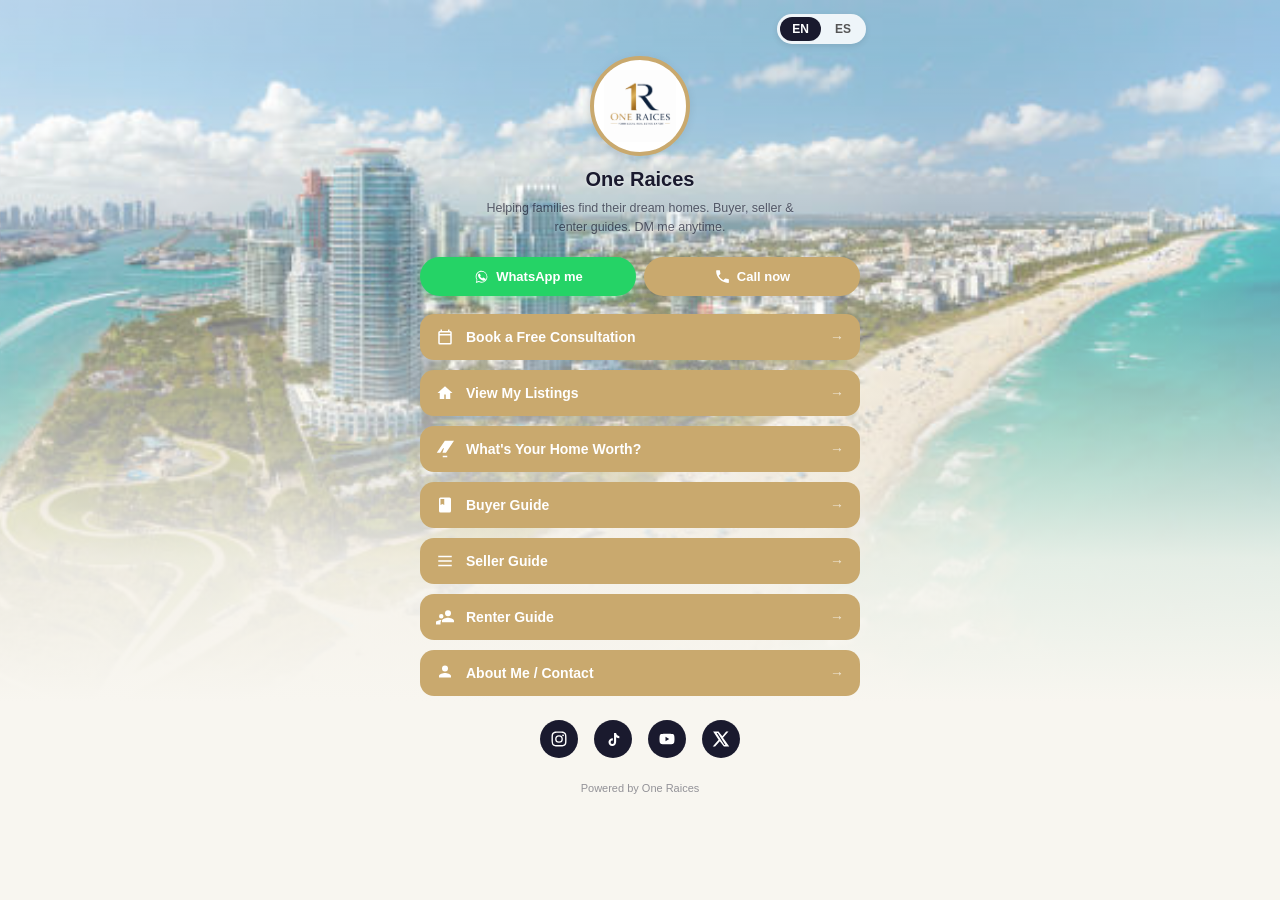
<file: index.html>
<!DOCTYPE html>
<html lang="en">
<head>
<meta charset="UTF-8">
<meta name="viewport" content="width=device-width, initial-scale=1.0">
<title>One Raices | Your Real Estate Link</title>
<meta name="description" content="One Raices — book a consultation, view listings, get buyer/seller guides, and connect on WhatsApp or by phone.">

<!-- ====================================================================
  EDITING GUIDE — search for "EDIT ME" comments to find every place
  you'll want to personalize: phone numbers, links, profile info, colors.
==================================================================== -->

<style>
  :root {
    --banner: #1a1a2e;
    --btn: #C9A96E;
    --ring: #C9A96E;
    --bg: #f8f6f0;
    --text: #1a1a2e;
  }
  * { box-sizing: border-box; margin: 0; padding: 0; }
  html { background: var(--bg); }
  body {
    font-family: 'Helvetica Neue', Arial, sans-serif;
    color: var(--text);
    min-height: 100vh;
    display: flex;
    justify-content: center;
    transition: color .3s;
    position: relative;
  }

  /* Florida beach photo background */
  .beach-bg {
    position: fixed; inset: 0; z-index: 0; overflow: hidden;
  }
  .beach-bg img {
    width: 100%; height: 100%; object-fit: cover; object-position: center 65%;
    animation: slowZoom 30s ease-in-out infinite alternate;
  }
  .beach-bg::after {
    content: ""; position: absolute; inset: 0;
    background: linear-gradient(to bottom, rgba(255,255,255,.55) 0%, rgba(255,255,255,.35) 30%, rgba(248,246,240,.92) 62%, var(--bg) 78%);
  }
  @keyframes slowZoom {
    0% { transform: scale(1); }
    100% { transform: scale(1.08); }
  }
  @media (prefers-reduced-motion: reduce) {
    .beach-bg img { animation: none; }
  }
  .page-wrap { width: 100%; max-width: 480px; min-height: 100vh; position: relative; padding-bottom: 90px; z-index: 1; }

  /* Language toggle */
  .lang-toggle {
    position: absolute; top: 14px; right: 14px; z-index: 10;
    display: flex; background: rgba(255,255,255,.85); border-radius: 999px; padding: 3px; gap: 2px;
    box-shadow: 0 2px 6px rgba(0,0,0,.1);
  }
  .lang-opt { padding: 5px 12px; border-radius: 999px; font-size: 12px; font-weight: 600; cursor: pointer; border: none; background: transparent; color: #555; }
  .lang-opt.active { background: var(--banner); color: #fff; }

  /* Banner + profile */
  .banner { height: 110px; background: var(--banner); position: relative; }
  .profile-block {
    display: flex; flex-direction: column; align-items: center; margin-top: 0; padding: 56px 20px 16px;
  }
  .profile-name, .profile-bio {
    text-shadow: 0 1px 3px rgba(255,255,255,.6);
  }
  .avatar {
    width: 100px; height: 100px; border-radius: 50%; border: 4px solid var(--ring);
    background: #ffffff; display: flex; align-items: center; justify-content: center;
    font-size: 30px; font-weight: 600; color: var(--text); overflow: hidden;
    box-shadow: 0 2px 10px rgba(0,0,0,.08);
  }
  .avatar img { width: 78%; height: 78%; object-fit: contain; }
  .profile-name { font-size: 20px; font-weight: 700; margin-top: 12px; text-align: center; }
  .profile-tagline { font-size: 13px; opacity: .75; margin-top: 4px; text-align: center; }
  .profile-bio { font-size: 12.5px; opacity: .65; margin-top: 8px; text-align: center; max-width: 320px; line-height: 1.5; }

  /* Contact bar (WhatsApp + Call) */
  .contact-bar { display: flex; gap: 8px; padding: 4px 20px 4px; }
  .contact-btn {
    flex: 1; display: flex; align-items: center; justify-content: center; gap: 6px;
    padding: 11px 14px; border-radius: 999px; color: #fff; font-size: 13px; font-weight: 600;
    text-decoration: none; transition: transform .12s, opacity .12s;
  }
  .contact-btn:hover { transform: translateY(-1px); opacity: .92; }
  .contact-btn.whatsapp { background: #25D366; box-shadow: 0 3px 10px rgba(37,211,102,.35); }
  .contact-btn.call { background: var(--btn); box-shadow: 0 3px 10px rgba(0,0,0,.12); }
  .contact-btn svg { width: 17px; height: 17px; fill: #fff; }

  /* Links */
  .links-section { padding: 14px 20px 6px; display: flex; flex-direction: column; gap: 10px; }
  .link-btn {
    display: flex; align-items: center; gap: 12px; padding: 14px 16px; border-radius: 14px;
    background: var(--btn); color: #fff; text-decoration: none; font-size: 14px; font-weight: 600;
    transition: transform .12s, opacity .12s; border: none; cursor: pointer; width: 100%; text-align: left;
  }
  .link-btn:hover { transform: translateY(-1px); opacity: .92; }
  .link-btn svg { width: 18px; height: 18px; fill: #fff; flex-shrink: 0; }
  .link-btn .arrow { margin-left: auto; opacity: .7; }

  /* Socials */
  .social-row { display: flex; justify-content: center; gap: 16px; padding: 18px 0 8px; }
  .social-icon {
    width: 38px; height: 38px; border-radius: 50%; background: var(--banner);
    display: flex; align-items: center; justify-content: center; text-decoration: none;
  }
  .social-icon svg { width: 18px; height: 18px; fill: #fff; }

  .footer-note { text-align: center; font-size: 11px; opacity: .45; padding: 16px 20px 0; }

  @media (max-width: 360px) {
    .profile-name { font-size: 18px; }
    .link-btn { font-size: 13px; padding: 12px 14px; }
  }
</style>
</head>
<body>

<!-- Florida beach animated background -->
<div class="beach-bg" aria-hidden="true">
  <img src="beach-bg.jpg" alt="">
</div>

<div class="page-wrap">

  <!-- Language toggle -->
  <div class="lang-toggle" role="group" aria-label="Language selector">
    <button class="lang-opt" id="lang-en" onclick="setLang('en')">EN</button>
    <button class="lang-opt" id="lang-es" onclick="setLang('es')">ES</button>
  </div>

  <!-- Profile -->
  <div class="profile-block">
    <div class="avatar" id="avatar">
      <img src="logo.png" alt="One Raices logo">
    </div>
    <div class="profile-name" id="profile-name">One Raices</div>
    <div class="profile-bio" data-i18n="bio">Helping families find their dream homes. Buyer, seller & renter guides. DM me anytime.</div>
  </div>

  <!-- WhatsApp + Call -->
  <div class="contact-bar">
    <!-- EDIT ME: replace 11234567890 with your real WhatsApp number, country code + number, no spaces or symbols -->
    <a class="contact-btn whatsapp" id="wa-link" href="https://wa.me/11234567890?text=Hi!%20I%20found%20you%20on%20Instagram%20and%20I%27m%20interested%20in%20buying%2Fselling%20a%20home.%20Can%20we%20connect%3F" target="_blank" rel="noopener">
      <svg viewBox="0 0 24 24"><path d="M17.6 6.32A8.86 8.86 0 0 0 12.05 4C7.5 4 3.78 7.72 3.78 12.27c0 1.6.47 3.16 1.36 4.49L4 21l4.4-1.15a8.8 8.8 0 0 0 3.65.83c4.55 0 8.27-3.72 8.27-8.27a8.85 8.85 0 0 0-2.72-6.09zM12.05 19.4a7.1 7.1 0 0 1-3.63-1l-.26-.16-2.6.68.7-2.54-.17-.27a7.1 7.1 0 0 1-1.1-3.85 7.13 7.13 0 0 1 7.13-7.13 7.07 7.07 0 0 1 5.04 2.1 7.07 7.07 0 0 1 2.08 5.04c0 3.94-3.2 7.13-7.13 7.13zm3.9-5.33c-.21-.1-1.24-.61-1.43-.68-.19-.07-.33-.1-.47.1-.14.21-.54.68-.66.82-.12.14-.24.15-.45.05-.21-.1-.87-.32-1.66-1.02-.61-.55-1.03-1.22-1.15-1.43-.12-.21-.01-.33.1-.43.1-.1.21-.24.32-.36.1-.12.14-.21.21-.35.07-.14.04-.26-.02-.36-.07-.1-.6-1.45-.83-1.99-.22-.53-.44-.45-.6-.46-.16-.01-.34-.01-.52-.01-.18 0-.47.07-.71.31-.25.25-.94.92-.94 2.24 0 1.32.96 2.6 1.1 2.78.13.18 1.85 2.83 4.5 3.85 2.65 1.02 2.65.68 3.13.64.47-.04 1.53-.62 1.74-1.22.21-.6.21-1.11.15-1.22-.07-.1-.21-.16-.42-.26z"/></svg>
      <span data-i18n="wa_btn">WhatsApp me</span>
    </a>
    <!-- EDIT ME: replace +11234567890 with your real call number -->
    <a class="contact-btn call" id="call-link" href="tel:+11234567890">
      <svg viewBox="0 0 24 24"><path d="M6.62 10.79a15.05 15.05 0 0 0 6.59 6.59l2.2-2.2a1 1 0 0 1 1.01-.24c1.12.37 2.33.57 3.58.57a1 1 0 0 1 1 1V20a1 1 0 0 1-1 1C10.61 21 3 13.39 3 4a1 1 0 0 1 1-1h3.5a1 1 0 0 1 1 1c0 1.25.2 2.46.57 3.58a1 1 0 0 1-.25 1.02z"/></svg>
      <span data-i18n="call_btn">Call now</span>
    </a>
  </div>

  <!-- Links -->
  <!-- EDIT ME: replace href="#" with your real URLs for each button below -->
  <div class="links-section">
    <a class="link-btn" href="contact.html">
      <svg viewBox="0 0 24 24"><path d="M19 4h-1V2h-2v2H8V2H6v2H5a2 2 0 0 0-2 2v14a2 2 0 0 0 2 2h14a2 2 0 0 0 2-2V6a2 2 0 0 0-2-2zm0 16H5V10h14zM5 8V6h14v2z"/></svg>
      <span data-i18n="link1">Book a Free Consultation</span>
      <span class="arrow">→</span>
    </a>
    <a class="link-btn" href="listings.html">
      <svg viewBox="0 0 24 24"><path d="M12 3 2 12h3v8h6v-6h2v6h6v-8h3z"/></svg>
      <span data-i18n="link2">View My Listings</span>
      <span class="arrow">→</span>
    </a>
    <a class="link-btn" href="contact.html">
      <svg viewBox="0 0 24 24"><path d="M11.8 1 1 17h4.7L9.5 11h1.1l-2 6h4.7L24 1zM9 23h6v-2H9z"/></svg>
      <span data-i18n="link3">What's Your Home Worth?</span>
      <span class="arrow">→</span>
    </a>
    <a class="link-btn" href="buyer-guide.html">
      <svg viewBox="0 0 24 24"><path d="M18 2H6a2 2 0 0 0-2 2v16a2 2 0 0 0 2 2h12a2 2 0 0 0 2-2V4a2 2 0 0 0-2-2zM6 4h5v8l-2.5-1.5L6 12z"/></svg>
      <span data-i18n="link4">Buyer Guide</span>
      <span class="arrow">→</span>
    </a>
    <a class="link-btn" href="seller-guide.html">
      <svg viewBox="0 0 24 24"><path d="M3 5h18v2H3zm0 6h18v2H3zm0 6h18v2H3z"/></svg>
      <span data-i18n="link5">Seller Guide</span>
      <span class="arrow">→</span>
    </a>
    <a class="link-btn" href="renter-guide.html">
      <svg viewBox="0 0 24 24"><path d="M7 14a3 3 0 1 0 .001-6.001A3 3 0 0 0 7 14zm9-3a4 4 0 1 0 .001-8.001A4 4 0 0 0 16 11zm0 2c-2.67 0-8 1.34-8 4v2h16v-2c0-2.66-5.33-4-8-4zM7 16c-2.67 0-8 1.34-8 4v2h7v-2c0-1.07.34-2.07.94-2.94A12 12 0 0 0 7 16z"/></svg>
      <span data-i18n="link6">Renter Guide</span>
      <span class="arrow">→</span>
    </a>
    <a class="link-btn" href="contact.html">
      <svg viewBox="0 0 24 24"><path d="M12 12c2.7 0 8 1.34 8 4v2H4v-2c0-2.66 5.3-4 8-4zm0-2a4 4 0 1 1 .001-8.001A4 4 0 0 1 12 10z"/></svg>
      <span data-i18n="link8">About Me / Contact</span>
      <span class="arrow">→</span>
    </a>
  </div>

  <!-- Socials -->
  <!-- EDIT ME: replace # with your real profile URLs -->
  <div class="social-row">
    <a class="social-icon" href="#" target="_blank" rel="noopener" aria-label="Instagram">
      <svg viewBox="0 0 24 24"><path d="M12 2c2.7 0 3.06.01 4.12.06 1.06.05 1.78.22 2.41.46.65.25 1.2.6 1.74 1.14.53.53.88 1.08 1.13 1.73.24.63.41 1.36.46 2.42C21.99 8.94 22 9.31 22 12s-.01 3.06-.06 4.12c-.05 1.06-.22 1.78-.46 2.41a4.65 4.65 0 0 1-1.13 1.74c-.53.53-1.08.88-1.74 1.13-.63.24-1.36.41-2.41.46-1.06.05-1.43.06-4.12.06s-3.06-.01-4.12-.06c-1.06-.05-1.78-.22-2.41-.46a4.65 4.65 0 0 1-1.74-1.13 4.65 4.65 0 0 1-1.13-1.74c-.24-.63-.41-1.36-.46-2.41C2.01 15.06 2 14.69 2 12s.01-3.06.06-4.12c.05-1.06.22-1.79.46-2.42a4.65 4.65 0 0 1 1.13-1.73c.53-.54 1.08-.89 1.74-1.14.63-.24 1.36-.41 2.41-.46C8.94 2.01 9.31 2 12 2zm0 1.8c-2.65 0-2.99.01-4.04.06-.96.04-1.48.2-1.83.34-.46.18-.78.39-1.13.74-.34.34-.55.66-.73 1.12-.14.35-.31.87-.35 1.83C3.87 9.01 3.86 9.35 3.86 12s.01 2.99.06 4.04c.04.96.21 1.48.35 1.83.18.46.39.78.73 1.12.35.35.67.56 1.13.74.35.14.87.3 1.83.35 1.05.05 1.39.06 4.04.06s2.99-.01 4.04-.06c.96-.05 1.48-.21 1.83-.35.46-.18.78-.39 1.13-.74.34-.34.55-.66.73-1.12.14-.35.31-.87.35-1.83.05-1.05.06-1.39.06-4.04s-.01-2.99-.06-4.04c-.04-.96-.21-1.48-.35-1.83a3 3 0 0 0-.73-1.12 3 3 0 0 0-1.13-.74c-.35-.14-.87-.3-1.83-.34C14.99 3.81 14.65 3.8 12 3.8zm0 3.05a5.15 5.15 0 1 1 0 10.3 5.15 5.15 0 0 1 0-10.3zm0 1.8a3.35 3.35 0 1 0 0 6.7 3.35 3.35 0 0 0 0-6.7zm5.4-2.8a1.2 1.2 0 1 1 0 2.4 1.2 1.2 0 0 1 0-2.4z"/></svg>
    </a>
    <a class="social-icon" href="#" target="_blank" rel="noopener" aria-label="TikTok">
      <svg viewBox="0 0 24 24"><path d="M16.6 5.82a4.4 4.4 0 0 1-.32-1.79h-2.9v12.27a2.27 2.27 0 1 1-1.6-2.16V11.1a5.1 5.1 0 1 0 4.42 5.06V9.7a7.3 7.3 0 0 0 4.27 1.37V8.18a4.4 4.4 0 0 1-3.87-2.36z"/></svg>
    </a>
    <a class="social-icon" href="#" target="_blank" rel="noopener" aria-label="YouTube">
      <svg viewBox="0 0 24 24"><path d="M21.58 7.19a2.5 2.5 0 0 0-1.76-1.77C18.25 5 12 5 12 5s-6.25 0-7.82.42a2.5 2.5 0 0 0-1.76 1.77C2 8.77 2 12 2 12s0 3.23.42 4.81a2.5 2.5 0 0 0 1.76 1.77C5.75 19 12 19 12 19s6.25 0 7.82-.42a2.5 2.5 0 0 0 1.76-1.77C22 15.23 22 12 22 12s0-3.23-.42-4.81zM10 15V9l5 3z"/></svg>
    </a>
    <a class="social-icon" href="#" target="_blank" rel="noopener" aria-label="Twitter/X">
      <svg viewBox="0 0 24 24"><path d="M18.9 2H22l-7.3 8.3L23 22h-7.1l-5.5-7-6.3 7H1l7.8-8.9L1.5 2h7.2l5 6.4zm-2.5 18h1.5L7.7 4H6.1z"/></svg>
    </a>
  </div>

  <div class="footer-note" data-i18n="footer">Powered by One Raices</div>
</div>

<script>
/* ====================================================================
  TRANSLATIONS — edit the "en" and "es" text below to fully customize.
==================================================================== */
const I18N = {
  en: {
    tagline: "Your Local Real Estate Expert",
    bio: "Helping families find their dream homes. Buyer, seller & renter guides. DM me anytime.",
    wa_btn: "WhatsApp me",
    call_btn: "Call now",
    link1: "Book a Free Consultation",
    link2: "View My Listings",
    link3: "What's Your Home Worth?",
    link4: "Buyer Guide",
    link5: "Seller Guide",
    link6: "Renter Guide",
    link8: "About Me / Contact",
    footer: "Powered by One Raices",
    waMsg: "Hi! I found you on Instagram and I'm interested in buying/selling a home. Can we connect?"
  },
  es: {
    tagline: "Tu Experta Local en Bienes Raíces",
    bio: "Ayudando a familias a encontrar el hogar de sus sueños. Guías de compra, venta y renta. Escríbeme cuando quieras.",
    wa_btn: "Escríbeme por WhatsApp",
    call_btn: "Llamar ahora",
    link1: "Reservar Consulta Gratuita",
    link2: "Ver Mis Propiedades",
    link3: "¿Cuánto Vale Tu Casa?",
    link4: "Guía para Compradores",
    link5: "Guía para Vendedores",
    link6: "Guía para Inquilinos",
    link8: "Sobre Mí / Contacto",
    footer: "Desarrollado por One Raices",
    waMsg: "¡Hola! Te encontré en Instagram y estoy interesado/a en comprar/vender una casa. ¿Podemos conectar?"
  }
};

function setLang(lang) {
  localStorage.setItem('oneRaicesLang', lang);
  document.documentElement.lang = lang;
  document.getElementById('lang-en').classList.toggle('active', lang === 'en');
  document.getElementById('lang-es').classList.toggle('active', lang === 'es');
  document.querySelectorAll('[data-i18n]').forEach(el => {
    const key = el.getAttribute('data-i18n');
    if (I18N[lang][key]) el.textContent = I18N[lang][key];
  });
  // Update WhatsApp pre-filled message in the new language
  const waLink = document.getElementById('wa-link');
  const waNumberMatch = waLink.href.match(/wa\.me\/(\d+)/);
  const waNumber = waNumberMatch ? waNumberMatch[1] : '11234567890';
  waLink.href = `https://wa.me/${waNumber}?text=${encodeURIComponent(I18N[lang].waMsg)}`;
}

function detectInitialLang() {
  const saved = localStorage.getItem('oneRaicesLang');
  if (saved) return saved;
  const browserLang = (navigator.language || navigator.userLanguage || 'en').toLowerCase();
  return browserLang.startsWith('es') ? 'es' : 'en';
}

setLang(detectInitialLang());

/* ====================================================================
  Optional: basic click tracking via localStorage (no backend needed).
  Hook this up to Google Analytics / Plausible / Meta Pixel for real
  analytics — see comment block at bottom of file for instructions.
==================================================================== */
document.querySelectorAll('.link-btn, .contact-btn, .social-icon').forEach(el => {
  el.addEventListener('click', () => {
    const key = 'oneRaicesClicks';
    const data = JSON.parse(localStorage.getItem(key) || '{}');
    const label = el.querySelector('span')?.textContent || el.getAttribute('aria-label') || 'unknown';
    data[label] = (data[label] || 0) + 1;
    localStorage.setItem(key, JSON.stringify(data));
  });
});
</script>

<!-- ====================================================================
  TO ADD REAL ANALYTICS (Google Analytics example):
  1. Get a GA4 Measurement ID from analytics.google.com
  2. Paste this in <head>, replacing G-XXXXXXX with your ID:

  <script async src="https://www.googletagmanager.com/gtag/js?id=G-XXXXXXX"></script>
  <script>
    window.dataLayer = window.dataLayer || [];
    function gtag(){dataLayer.push(arguments);}
    gtag('js', new Date());
    gtag('config', 'G-XXXXXXX');
  </script>
==================================================================== -->

</body>
</html>
</file>
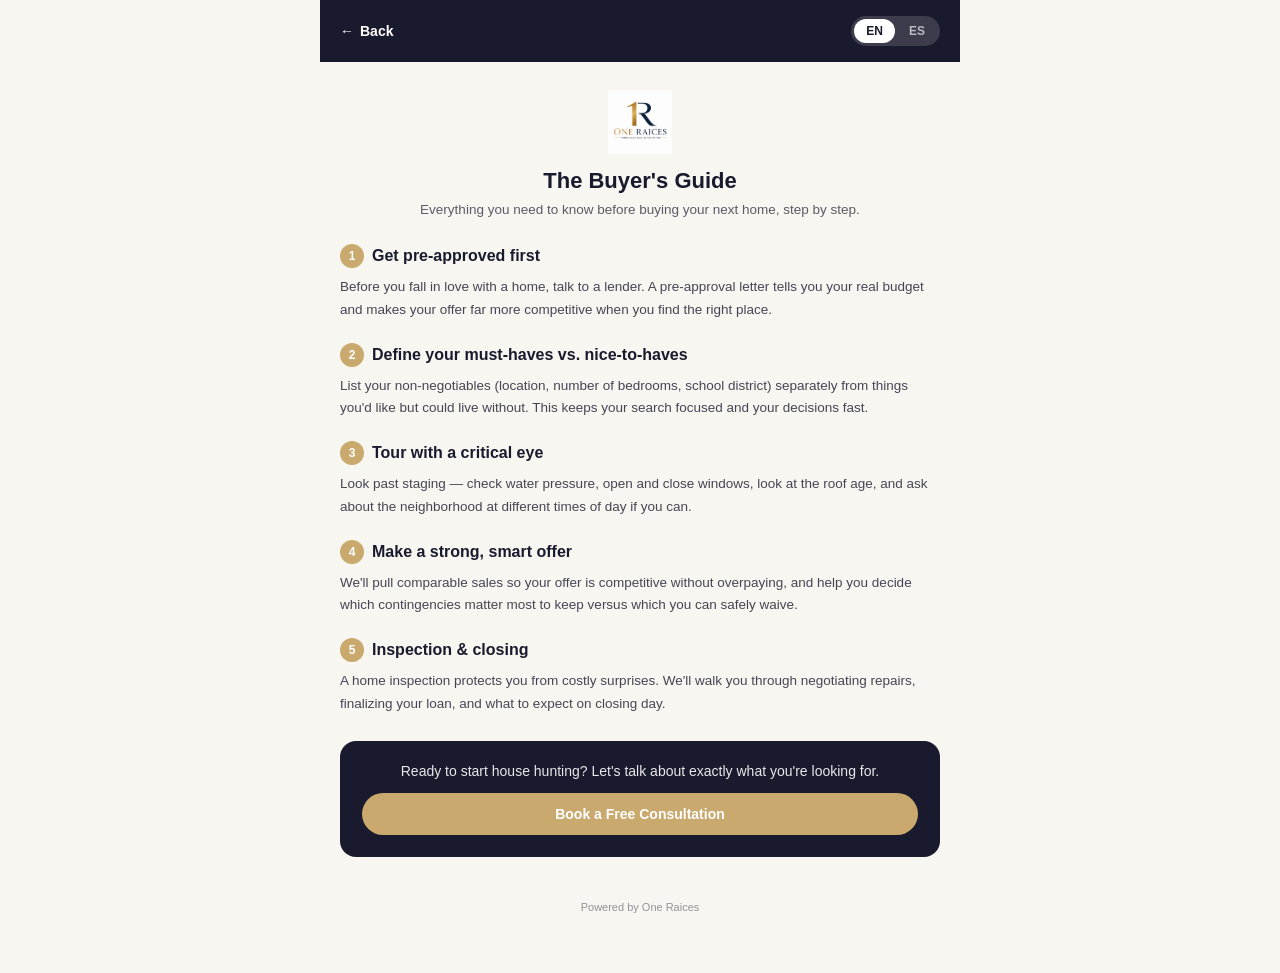
<file: buyer-guide.html>
<!DOCTYPE html>
<html lang="en">
<head>
<meta charset="UTF-8">
<meta name="viewport" content="width=device-width, initial-scale=1.0">
<title>Buyer Guide | One Raices</title>
<meta name="description" content="A step-by-step home buying guide from One Raices.">
<link rel="stylesheet" href="shared.css">
</head>
<body>

<div class="page-wrap">
  <div class="topbar">
    <a class="back-link" href="index.html">&larr; <span data-i18n="back">Back</span></a>
    <div class="lang-toggle" role="group" aria-label="Language selector">
      <button class="lang-opt" id="lang-en" onclick="setLang('en')">EN</button>
      <button class="lang-opt" id="lang-es" onclick="setLang('es')">ES</button>
    </div>
  </div>

  <div class="hero">
    <img class="logo-sm" src="logo.png" alt="One Raices logo">
    <h1 data-i18n="title">The Buyer's Guide</h1>
    <p data-i18n="subtitle">Everything you need to know before buying your next home, step by step.</p>
  </div>

  <div class="content">
    <!-- EDIT ME: rewrite any of these sections with your own process, local tips, or lender recommendations -->
    <div class="guide-section">
      <h2><span class="num">1</span> <span data-i18n="s1_title">Get pre-approved first</span></h2>
      <p data-i18n="s1_body">Before you fall in love with a home, talk to a lender. A pre-approval letter tells you your real budget and makes your offer far more competitive when you find the right place.</p>
    </div>
    <div class="guide-section">
      <h2><span class="num">2</span> <span data-i18n="s2_title">Define your must-haves vs. nice-to-haves</span></h2>
      <p data-i18n="s2_body">List your non-negotiables (location, number of bedrooms, school district) separately from things you'd like but could live without. This keeps your search focused and your decisions fast.</p>
    </div>
    <div class="guide-section">
      <h2><span class="num">3</span> <span data-i18n="s3_title">Tour with a critical eye</span></h2>
      <p data-i18n="s3_body">Look past staging — check water pressure, open and close windows, look at the roof age, and ask about the neighborhood at different times of day if you can.</p>
    </div>
    <div class="guide-section">
      <h2><span class="num">4</span> <span data-i18n="s4_title">Make a strong, smart offer</span></h2>
      <p data-i18n="s4_body">We'll pull comparable sales so your offer is competitive without overpaying, and help you decide which contingencies matter most to keep versus which you can safely waive.</p>
    </div>
    <div class="guide-section">
      <h2><span class="num">5</span> <span data-i18n="s5_title">Inspection &amp; closing</span></h2>
      <p data-i18n="s5_body">A home inspection protects you from costly surprises. We'll walk you through negotiating repairs, finalizing your loan, and what to expect on closing day.</p>
    </div>

    <div class="guide-cta">
      <p data-i18n="cta_text">Ready to start house hunting? Let's talk about exactly what you're looking for.</p>
      <a class="btn-primary" href="contact.html" data-i18n="cta_btn">Book a Free Consultation</a>
    </div>
  </div>

  <div class="footer-note" data-i18n="footer">Powered by One Raices</div>
</div>

<script src="lang.js"></script>
<script>
const PAGE_I18N = {
  en: {
    back: "Back",
    title: "The Buyer's Guide",
    subtitle: "Everything you need to know before buying your next home, step by step.",
    s1_title: "Get pre-approved first",
    s1_body: "Before you fall in love with a home, talk to a lender. A pre-approval letter tells you your real budget and makes your offer far more competitive when you find the right place.",
    s2_title: "Define your must-haves vs. nice-to-haves",
    s2_body: "List your non-negotiables (location, number of bedrooms, school district) separately from things you'd like but could live without. This keeps your search focused and your decisions fast.",
    s3_title: "Tour with a critical eye",
    s3_body: "Look past staging — check water pressure, open and close windows, look at the roof age, and ask about the neighborhood at different times of day if you can.",
    s4_title: "Make a strong, smart offer",
    s4_body: "We'll pull comparable sales so your offer is competitive without overpaying, and help you decide which contingencies matter most to keep versus which you can safely waive.",
    s5_title: "Inspection & closing",
    s5_body: "A home inspection protects you from costly surprises. We'll walk you through negotiating repairs, finalizing your loan, and what to expect on closing day.",
    cta_text: "Ready to start house hunting? Let's talk about exactly what you're looking for.",
    cta_btn: "Book a Free Consultation",
    footer: "Powered by One Raices"
  },
  es: {
    back: "Atrás",
    title: "Guía para Compradores",
    subtitle: "Todo lo que necesitas saber antes de comprar tu próxima casa, paso a paso.",
    s1_title: "Primero, obtén la pre-aprobación",
    s1_body: "Antes de enamorarte de una casa, habla con un prestamista. Una carta de pre-aprobación te muestra tu presupuesto real y hace tu oferta mucho más competitiva cuando encuentres el lugar ideal.",
    s2_title: "Define lo esencial vs. lo deseable",
    s2_body: "Haz una lista de lo que no es negociable (ubicación, número de recámaras, zona escolar) por separado de lo que te gustaría pero no es indispensable. Esto agiliza tu búsqueda y tus decisiones.",
    s3_title: "Visita con ojo crítico",
    s3_body: "Mira más allá de la decoración — revisa la presión del agua, abre y cierra ventanas, fíjate en la edad del techo, y si puedes, pregunta cómo es el vecindario en distintos horarios del día.",
    s4_title: "Haz una oferta inteligente y competitiva",
    s4_body: "Te ayudamos a revisar ventas comparables para que tu oferta sea competitiva sin pagar de más, y a decidir qué contingencias conviene mantener y cuáles puedes omitir con seguridad.",
    s5_title: "Inspección y cierre",
    s5_body: "Una inspección protege tu inversión de sorpresas costosas. Te guiamos en la negociación de reparaciones, la finalización de tu préstamo, y qué esperar el día del cierre.",
    cta_text: "¿Listo/a para empezar a buscar casa? Hablemos de exactamente qué estás buscando.",
    cta_btn: "Reservar Consulta Gratuita",
    footer: "Desarrollado por One Raices"
  }
};
initLang(PAGE_I18N);
</script>

</body>
</html>
</file>
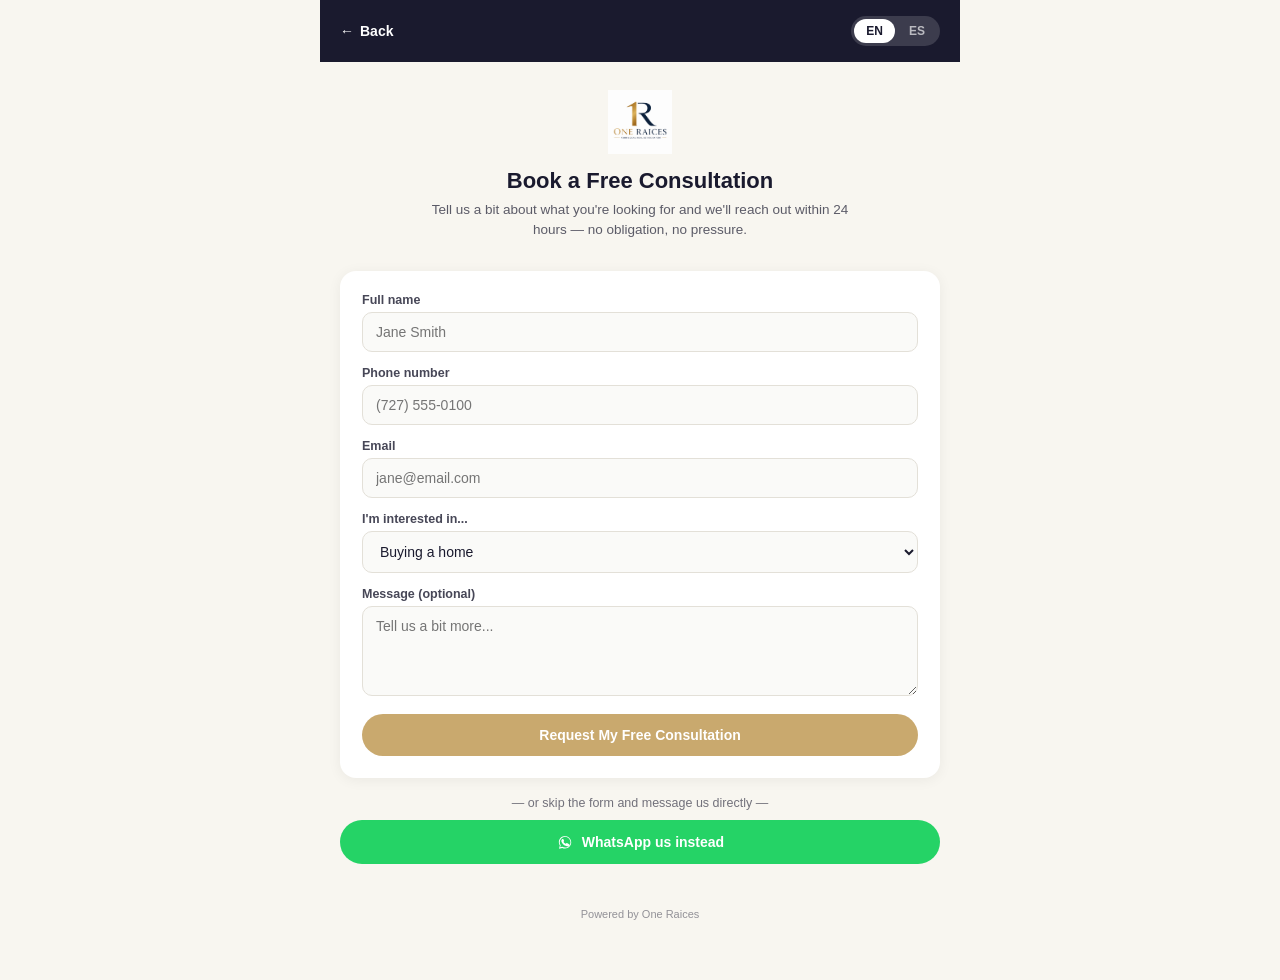
<file: contact.html>
<!DOCTYPE html>
<html lang="en">
<head>
<meta charset="UTF-8">
<meta name="viewport" content="width=device-width, initial-scale=1.0">
<title>Book a Free Consultation | One Raices</title>
<meta name="description" content="Book a free real estate consultation with One Raices.">
<link rel="stylesheet" href="shared.css">
</head>
<body>

<div class="page-wrap">
  <div class="topbar">
    <a class="back-link" href="index.html">&larr; <span data-i18n="back">Back</span></a>
    <div class="lang-toggle" role="group" aria-label="Language selector">
      <button class="lang-opt" id="lang-en" onclick="setLang('en')">EN</button>
      <button class="lang-opt" id="lang-es" onclick="setLang('es')">ES</button>
    </div>
  </div>

  <div class="hero">
    <img class="logo-sm" src="logo.png" alt="One Raices logo">
    <h1 data-i18n="title">Book a Free Consultation</h1>
    <p data-i18n="subtitle">Tell us a bit about what you're looking for and we'll reach out within 24 hours — no obligation, no pressure.</p>
  </div>

  <div class="content">
    <div class="form-card">
      <form id="contact-form" action="https://formspree.io/f/mdarlkze" method="POST">
        <div class="form-group">
          <label data-i18n="name_lbl">Full name</label>
          <input type="text" id="f-name" name="name" required data-i18n-placeholder="name_ph" placeholder="Jane Smith">
        </div>
        <div class="form-group">
          <label data-i18n="phone_lbl">Phone number</label>
          <input type="tel" id="f-phone" name="phone" required data-i18n-placeholder="phone_ph" placeholder="(727) 555-0100">
        </div>
        <div class="form-group">
          <label data-i18n="email_lbl">Email</label>
          <input type="email" id="f-email" name="email" required data-i18n-placeholder="email_ph" placeholder="jane@email.com">
        </div>
        <div class="form-group">
          <label data-i18n="interest_lbl">I'm interested in...</label>
          <select id="f-interest" name="interest">
            <option value="buying" data-i18n="opt_buying">Buying a home</option>
            <option value="selling" data-i18n="opt_selling">Selling a home</option>
            <option value="renting" data-i18n="opt_renting">Renting</option>
            <option value="value" data-i18n="opt_value">Just curious about my home's value</option>
            <option value="other" data-i18n="opt_other">Something else</option>
          </select>
        </div>
        <div class="form-group">
          <label data-i18n="message_lbl">Message (optional)</label>
          <textarea id="f-message" name="message" data-i18n-placeholder="message_ph" placeholder="Tell us a bit more..."></textarea>
        </div>
        <!-- Formspree config fields: friendly email subject + spam honeypot -->
        <input type="hidden" name="_subject" value="New consultation request — One Raices">
        <input type="text" name="_gotcha" style="display:none" tabindex="-1" autocomplete="off">
        <button type="submit" class="btn-primary" id="submit-btn" data-i18n="submit_btn">Request My Free Consultation</button>
      </form>
      <div class="form-error" id="form-error" style="display:none;background:#FDEDED;color:#B42318;padding:12px 14px;border-radius:10px;font-size:13px;margin-top:12px;text-align:center;"></div>
      <div class="form-success" id="form-success" data-i18n="success_msg">Thanks! We've received your request and will reach out within 24 hours.</div>
    </div>

    <p style="text-align:center;font-size:12.5px;opacity:.6;margin-top:18px;" data-i18n="or_text">— or skip the form and message us directly —</p>

    <!-- EDIT ME: replace 11234567890 with your real WhatsApp number -->
    <a class="btn-primary btn-whatsapp" style="margin-top:10px;" id="wa-link" data-wa-msg-key="waMsg"
       href="https://wa.me/11234567890?text=Hi!%20I%27d%20like%20to%20book%20a%20free%20consultation."
       target="_blank" rel="noopener">
      <svg viewBox="0 0 24 24" width="18" height="18" fill="#fff"><path d="M17.6 6.32A8.86 8.86 0 0 0 12.05 4C7.5 4 3.78 7.72 3.78 12.27c0 1.6.47 3.16 1.36 4.49L4 21l4.4-1.15a8.8 8.8 0 0 0 3.65.83c4.55 0 8.27-3.72 8.27-8.27a8.85 8.85 0 0 0-2.72-6.09zM12.05 19.4a7.1 7.1 0 0 1-3.63-1l-.26-.16-2.6.68.7-2.54-.17-.27a7.1 7.1 0 0 1-1.1-3.85 7.13 7.13 0 0 1 7.13-7.13 7.07 7.07 0 0 1 5.04 2.1 7.07 7.07 0 0 1 2.08 5.04c0 3.94-3.2 7.13-7.13 7.13zm3.9-5.33c-.21-.1-1.24-.61-1.43-.68-.19-.07-.33-.1-.47.1-.14.21-.54.68-.66.82-.12.14-.24.15-.45.05-.21-.1-.87-.32-1.66-1.02-.61-.55-1.03-1.22-1.15-1.43-.12-.21-.01-.33.1-.43.1-.1.21-.24.32-.36.1-.12.14-.21.21-.35.07-.14.04-.26-.02-.36-.07-.1-.6-1.45-.83-1.99-.22-.53-.44-.45-.6-.46-.16-.01-.34-.01-.52-.01-.18 0-.47.07-.71.31-.25.25-.94.92-.94 2.24 0 1.32.96 2.6 1.1 2.78.13.18 1.85 2.83 4.5 3.85 2.65 1.02 2.65.68 3.13.64.47-.04 1.53-.62 1.74-1.22.21-.6.21-1.11.15-1.22-.07-.1-.21-.16-.42-.26z"/></svg>
      <span data-i18n="wa_btn">WhatsApp us instead</span>
    </a>
  </div>

  <div class="footer-note" data-i18n="footer">Powered by One Raices</div>
</div>

<script src="lang.js"></script>
<script>
const PAGE_I18N = {
  en: {
    back: "Back",
    title: "Book a Free Consultation",
    subtitle: "Tell us a bit about what you're looking for and we'll reach out within 24 hours — no obligation, no pressure.",
    name_lbl: "Full name", name_ph: "Jane Smith",
    phone_lbl: "Phone number", phone_ph: "(727) 555-0100",
    email_lbl: "Email", email_ph: "jane@email.com",
    interest_lbl: "I'm interested in...",
    opt_buying: "Buying a home", opt_selling: "Selling a home", opt_renting: "Renting",
    opt_value: "Just curious about my home's value", opt_other: "Something else",
    message_lbl: "Message (optional)", message_ph: "Tell us a bit more...",
    submit_btn: "Request My Free Consultation",
    success_msg: "Thanks! We've received your request and will reach out within 24 hours.",
    error_msg: "Something went wrong sending your request. Please try again, or message us on WhatsApp below.",
    sending_btn: "Sending...",
    or_text: "— or skip the form and message us directly —",
    wa_btn: "WhatsApp us instead",
    waMsg: "Hi! I'd like to book a free consultation.",
    footer: "Powered by One Raices"
  },
  es: {
    back: "Atrás",
    title: "Reservar Consulta Gratuita",
    subtitle: "Cuéntanos qué estás buscando y te contactaremos dentro de 24 horas — sin compromiso, sin presión.",
    name_lbl: "Nombre completo", name_ph: "Juana Pérez",
    phone_lbl: "Número de teléfono", phone_ph: "(727) 555-0100",
    email_lbl: "Correo electrónico", email_ph: "juana@correo.com",
    interest_lbl: "Estoy interesado/a en...",
    opt_buying: "Comprar una casa", opt_selling: "Vender una casa", opt_renting: "Rentar",
    opt_value: "Solo quiero saber el valor de mi casa", opt_other: "Otra cosa",
    message_lbl: "Mensaje (opcional)", message_ph: "Cuéntanos un poco más...",
    submit_btn: "Solicitar Mi Consulta Gratuita",
    success_msg: "¡Gracias! Recibimos tu solicitud y te contactaremos dentro de 24 horas.",
    error_msg: "Hubo un problema al enviar tu solicitud. Por favor intenta de nuevo, o escríbenos por WhatsApp abajo.",
    sending_btn: "Enviando...",
    or_text: "— o escríbenos directamente sin llenar el formulario —",
    wa_btn: "Escríbenos por WhatsApp",
    waMsg: "¡Hola! Quisiera reservar una consulta gratuita.",
    footer: "Desarrollado por One Raices"
  }
};
initLang(PAGE_I18N);

/* ====================================================================
  FORM SUBMISSION — sends data to Formspree via fetch() (AJAX), so the
  visitor never leaves this page and sees your custom success/error UI
  instead of being redirected to formspree.io.
  Endpoint: https://formspree.io/f/mdarlkze
==================================================================== */
const contactForm = document.getElementById('contact-form');
const submitBtn = document.getElementById('submit-btn');
const formError = document.getElementById('form-error');

contactForm.addEventListener('submit', function(e) {
  e.preventDefault();

  const lang = (document.documentElement.lang === 'es') ? 'es' : 'en';
  formError.style.display = 'none';
  submitBtn.disabled = true;
  submitBtn.textContent = PAGE_I18N[lang].sending_btn;

  const formData = new FormData(contactForm);

  fetch(contactForm.action, {
    method: 'POST',
    body: formData,
    headers: { 'Accept': 'application/json' }
  })
    .then(response => {
      if (response.ok) {
        contactForm.style.display = 'none';
        document.getElementById('form-success').style.display = 'block';
      } else {
        return response.json().then(data => {
          throw new Error(
            (data.errors && data.errors.map(err => err.message).join(', ')) ||
            'Submission failed'
          );
        });
      }
    })
    .catch(() => {
      formError.textContent = PAGE_I18N[lang].error_msg;
      formError.style.display = 'block';
      submitBtn.disabled = false;
      submitBtn.textContent = PAGE_I18N[lang].submit_btn;
    });
});
</script>

</body>
</html>
</file>
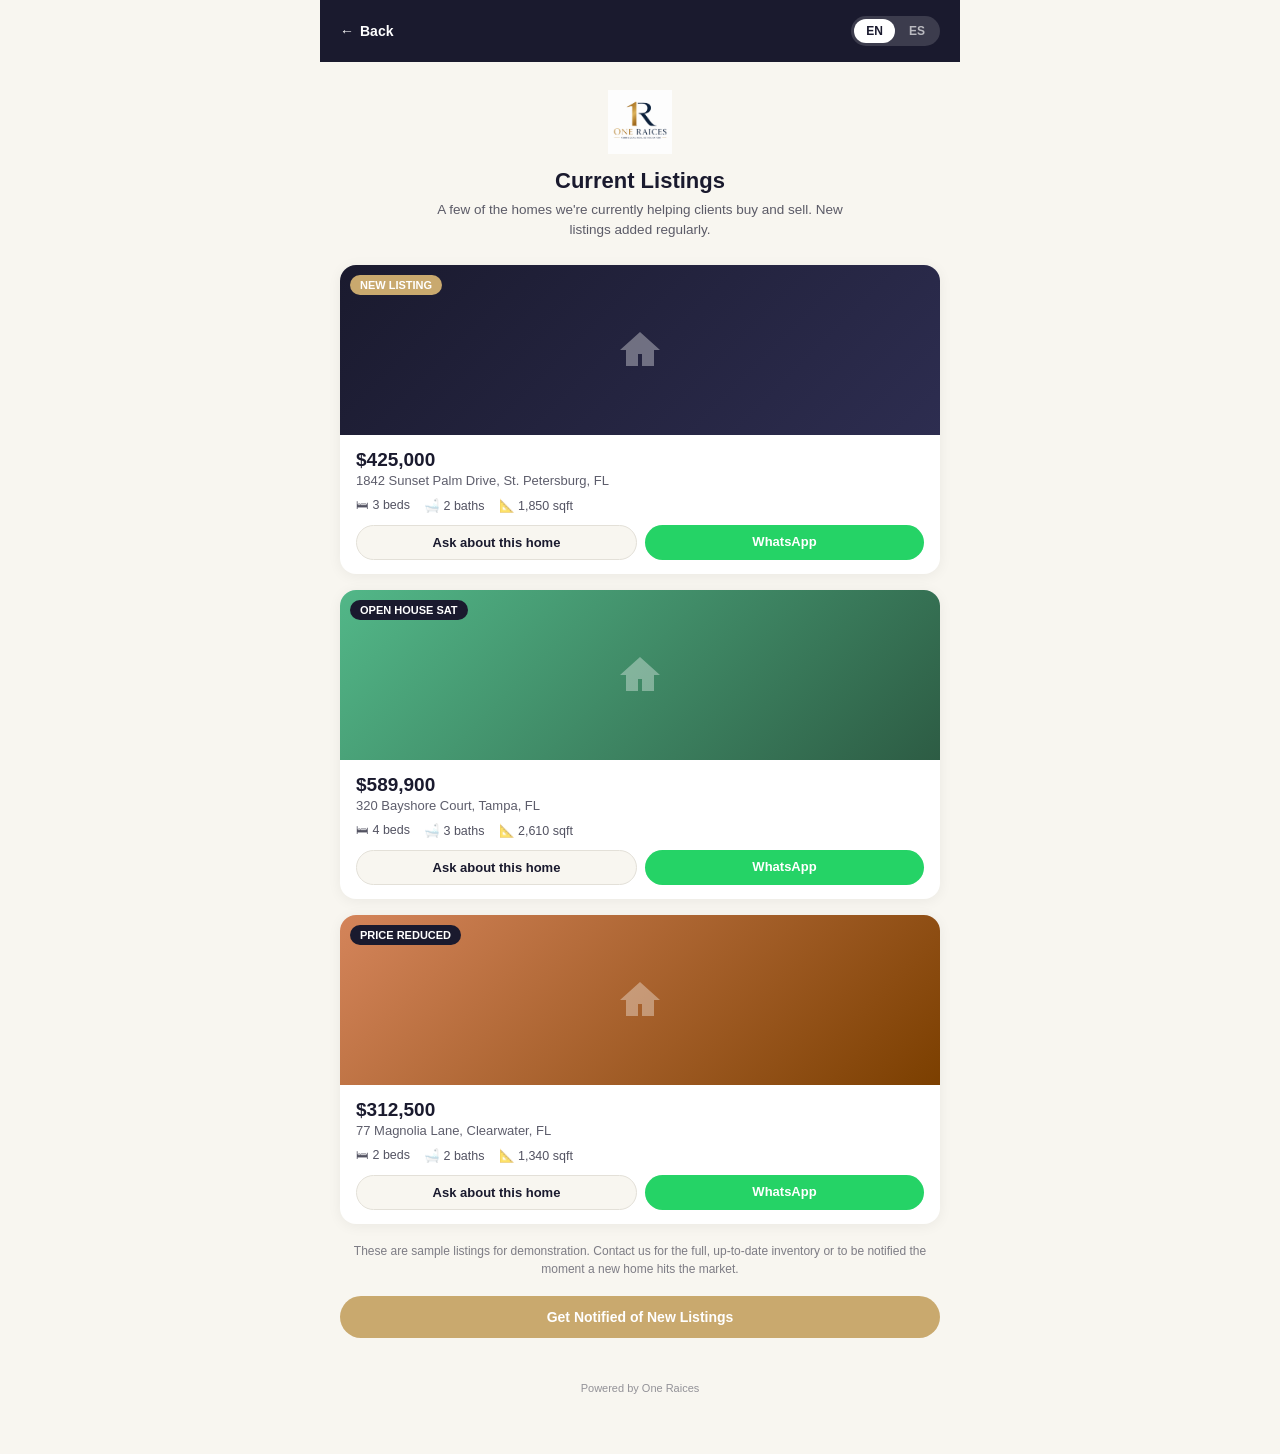
<file: listings.html>
<!DOCTYPE html>
<html lang="en">
<head>
<meta charset="UTF-8">
<meta name="viewport" content="width=device-width, initial-scale=1.0">
<title>My Listings | One Raices</title>
<meta name="description" content="Browse current home listings from One Raices.">
<link rel="stylesheet" href="shared.css">
</head>
<body>

<div class="page-wrap">
  <div class="topbar">
    <a class="back-link" href="index.html">&larr; <span data-i18n="back">Back</span></a>
    <div class="lang-toggle" role="group" aria-label="Language selector">
      <button class="lang-opt" id="lang-en" onclick="setLang('en')">EN</button>
      <button class="lang-opt" id="lang-es" onclick="setLang('es')">ES</button>
    </div>
  </div>

  <div class="hero">
    <img class="logo-sm" src="logo.png" alt="One Raices logo">
    <h1 data-i18n="title">Current Listings</h1>
    <p data-i18n="subtitle">A few of the homes we're currently helping clients buy and sell. New listings added regularly.</p>
  </div>

  <div class="content">
    <!--
      EDIT ME: These are SAMPLE listings — replace the price, address,
      beds/baths/sqft, and description for each card with your real listings.
      To add a photo, replace the <div class="listing-img"> block with:
        <img src="your-photo.jpg" style="width:100%;height:170px;object-fit:cover;">
      To add more listings, copy a whole <div class="listing-card">...</div> block.
    -->
    <div class="listing-grid">

      <div class="listing-card">
        <div class="listing-img">
          <div class="listing-badge" data-i18n="badge_new">NEW LISTING</div>
          <svg viewBox="0 0 24 24"><path d="M12 3 2 12h3v8h6v-6h2v6h6v-8h3z"/></svg>
        </div>
        <div class="listing-body">
          <div class="listing-price">$425,000</div>
          <div class="listing-addr">1842 Sunset Palm Drive, St. Petersburg, FL</div>
          <div class="listing-meta">
            <span data-i18n="beds3">🛏 3 beds</span>
            <span data-i18n="baths2">🛁 2 baths</span>
            <span>📐 1,850 sqft</span>
          </div>
          <div class="listing-cta">
            <a class="ask" href="contact.html" data-i18n="ask_btn">Ask about this home</a>
            <a class="wa" id="wa-1" data-wa-msg-key="waMsg1" href="https://wa.me/11234567890?text=Hi!%20I%27m%20interested%20in%20the%20home%20at%201842%20Sunset%20Palm%20Drive." target="_blank" rel="noopener" data-i18n="wa_btn">WhatsApp</a>
          </div>
        </div>
      </div>

      <div class="listing-card">
        <div class="listing-img" style="background:linear-gradient(135deg,#52B788,#2d5c44);">
          <div class="listing-badge" style="background:#1a1a2e;" data-i18n="badge_open">OPEN HOUSE SAT</div>
          <svg viewBox="0 0 24 24"><path d="M12 3 2 12h3v8h6v-6h2v6h6v-8h3z"/></svg>
        </div>
        <div class="listing-body">
          <div class="listing-price">$589,900</div>
          <div class="listing-addr">320 Bayshore Court, Tampa, FL</div>
          <div class="listing-meta">
            <span data-i18n="beds4">🛏 4 beds</span>
            <span data-i18n="baths3">🛁 3 baths</span>
            <span>📐 2,610 sqft</span>
          </div>
          <div class="listing-cta">
            <a class="ask" href="contact.html" data-i18n="ask_btn">Ask about this home</a>
            <a class="wa" id="wa-2" data-wa-msg-key="waMsg2" href="https://wa.me/11234567890?text=Hi!%20I%27m%20interested%20in%20the%20home%20at%20320%20Bayshore%20Court." target="_blank" rel="noopener" data-i18n="wa_btn">WhatsApp</a>
          </div>
        </div>
      </div>

      <div class="listing-card">
        <div class="listing-img" style="background:linear-gradient(135deg,#D4845A,#7B3F00);">
          <div class="listing-badge" style="background:#1a1a2e;" data-i18n="badge_reduced">PRICE REDUCED</div>
          <svg viewBox="0 0 24 24"><path d="M12 3 2 12h3v8h6v-6h2v6h6v-8h3z"/></svg>
        </div>
        <div class="listing-body">
          <div class="listing-price">$312,500</div>
          <div class="listing-addr">77 Magnolia Lane, Clearwater, FL</div>
          <div class="listing-meta">
            <span data-i18n="beds2">🛏 2 beds</span>
            <span data-i18n="baths2">🛁 2 baths</span>
            <span>📐 1,340 sqft</span>
          </div>
          <div class="listing-cta">
            <a class="ask" href="contact.html" data-i18n="ask_btn">Ask about this home</a>
            <a class="wa" id="wa-3" data-wa-msg-key="waMsg3" href="https://wa.me/11234567890?text=Hi!%20I%27m%20interested%20in%20the%20home%20at%2077%20Magnolia%20Lane." target="_blank" rel="noopener" data-i18n="wa_btn">WhatsApp</a>
          </div>
        </div>
      </div>

    </div>

    <p class="listing-note" data-i18n="note">These are sample listings for demonstration. Contact us for the full, up-to-date inventory or to be notified the moment a new home hits the market.</p>

    <a class="btn-primary" style="margin-top:18px;" href="contact.html" data-i18n="cta_btn">Get Notified of New Listings</a>
  </div>

  <div class="footer-note" data-i18n="footer">Powered by One Raices</div>
</div>

<script src="lang.js"></script>
<script>
const PAGE_I18N = {
  en: {
    back: "Back",
    title: "Current Listings",
    subtitle: "A few of the homes we're currently helping clients buy and sell. New listings added regularly.",
    badge_new: "NEW LISTING", badge_open: "OPEN HOUSE SAT", badge_reduced: "PRICE REDUCED",
    beds2: "🛏 2 beds", beds3: "🛏 3 beds", beds4: "🛏 4 beds",
    baths2: "🛁 2 baths", baths3: "🛁 3 baths",
    ask_btn: "Ask about this home",
    wa_btn: "WhatsApp",
    waMsg1: "Hi! I'm interested in the home at 1842 Sunset Palm Drive.",
    waMsg2: "Hi! I'm interested in the home at 320 Bayshore Court.",
    waMsg3: "Hi! I'm interested in the home at 77 Magnolia Lane.",
    note: "These are sample listings for demonstration. Contact us for the full, up-to-date inventory or to be notified the moment a new home hits the market.",
    cta_btn: "Get Notified of New Listings",
    footer: "Powered by One Raices"
  },
  es: {
    back: "Atrás",
    title: "Propiedades Disponibles",
    subtitle: "Algunas de las casas que estamos ayudando a comprar y vender. Nuevas propiedades agregadas regularmente.",
    badge_new: "NUEVO", badge_open: "CASA ABIERTA SÁB", badge_reduced: "PRECIO REDUCIDO",
    beds2: "🛏 2 recámaras", beds3: "🛏 3 recámaras", beds4: "🛏 4 recámaras",
    baths2: "🛁 2 baños", baths3: "🛁 3 baños",
    ask_btn: "Pregunta por esta casa",
    wa_btn: "WhatsApp",
    waMsg1: "¡Hola! Estoy interesado/a en la casa en 1842 Sunset Palm Drive.",
    waMsg2: "¡Hola! Estoy interesado/a en la casa en 320 Bayshore Court.",
    waMsg3: "¡Hola! Estoy interesado/a en la casa en 77 Magnolia Lane.",
    note: "Estas son propiedades de muestra. Contáctanos para ver el inventario completo y actualizado, o para recibir aviso al instante cuando salga una nueva propiedad al mercado.",
    cta_btn: "Recibir Aviso de Nuevas Propiedades",
    footer: "Desarrollado por One Raices"
  }
};
initLang(PAGE_I18N);
</script>

</body>
</html>
</file>
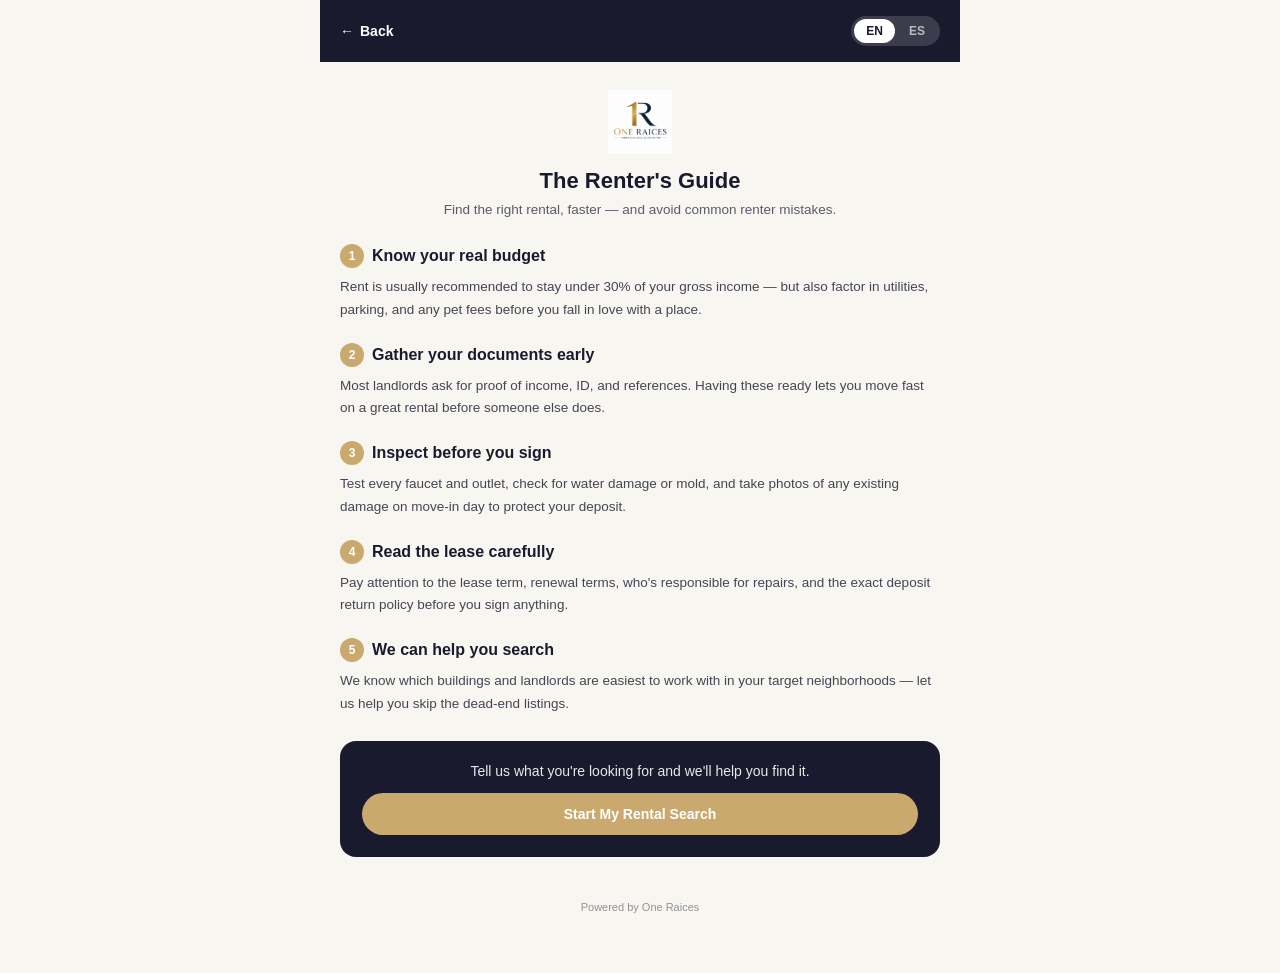
<file: renter-guide.html>
<!DOCTYPE html>
<html lang="en">
<head>
<meta charset="UTF-8">
<meta name="viewport" content="width=device-width, initial-scale=1.0">
<title>Renter Guide | One Raices</title>
<meta name="description" content="A step-by-step rental guide from One Raices.">
<link rel="stylesheet" href="shared.css">
</head>
<body>

<div class="page-wrap">
  <div class="topbar">
    <a class="back-link" href="index.html">&larr; <span data-i18n="back">Back</span></a>
    <div class="lang-toggle" role="group" aria-label="Language selector">
      <button class="lang-opt" id="lang-en" onclick="setLang('en')">EN</button>
      <button class="lang-opt" id="lang-es" onclick="setLang('es')">ES</button>
    </div>
  </div>

  <div class="hero">
    <img class="logo-sm" src="logo.png" alt="One Raices logo">
    <h1 data-i18n="title">The Renter's Guide</h1>
    <p data-i18n="subtitle">Find the right rental, faster — and avoid common renter mistakes.</p>
  </div>

  <div class="content">
    <!-- EDIT ME: rewrite any of these sections with your own process or local market tips -->
    <div class="guide-section">
      <h2><span class="num">1</span> <span data-i18n="s1_title">Know your real budget</span></h2>
      <p data-i18n="s1_body">Rent is usually recommended to stay under 30% of your gross income — but also factor in utilities, parking, and any pet fees before you fall in love with a place.</p>
    </div>
    <div class="guide-section">
      <h2><span class="num">2</span> <span data-i18n="s2_title">Gather your documents early</span></h2>
      <p data-i18n="s2_body">Most landlords ask for proof of income, ID, and references. Having these ready lets you move fast on a great rental before someone else does.</p>
    </div>
    <div class="guide-section">
      <h2><span class="num">3</span> <span data-i18n="s3_title">Inspect before you sign</span></h2>
      <p data-i18n="s3_body">Test every faucet and outlet, check for water damage or mold, and take photos of any existing damage on move-in day to protect your deposit.</p>
    </div>
    <div class="guide-section">
      <h2><span class="num">4</span> <span data-i18n="s4_title">Read the lease carefully</span></h2>
      <p data-i18n="s4_body">Pay attention to the lease term, renewal terms, who's responsible for repairs, and the exact deposit return policy before you sign anything.</p>
    </div>
    <div class="guide-section">
      <h2><span class="num">5</span> <span data-i18n="s5_title">We can help you search</span></h2>
      <p data-i18n="s5_body">We know which buildings and landlords are easiest to work with in your target neighborhoods — let us help you skip the dead-end listings.</p>
    </div>

    <div class="guide-cta">
      <p data-i18n="cta_text">Tell us what you're looking for and we'll help you find it.</p>
      <a class="btn-primary" href="contact.html" data-i18n="cta_btn">Start My Rental Search</a>
    </div>
  </div>

  <div class="footer-note" data-i18n="footer">Powered by One Raices</div>
</div>

<script src="lang.js"></script>
<script>
const PAGE_I18N = {
  en: {
    back: "Back",
    title: "The Renter's Guide",
    subtitle: "Find the right rental, faster — and avoid common renter mistakes.",
    s1_title: "Know your real budget",
    s1_body: "Rent is usually recommended to stay under 30% of your gross income — but also factor in utilities, parking, and any pet fees before you fall in love with a place.",
    s2_title: "Gather your documents early",
    s2_body: "Most landlords ask for proof of income, ID, and references. Having these ready lets you move fast on a great rental before someone else does.",
    s3_title: "Inspect before you sign",
    s3_body: "Test every faucet and outlet, check for water damage or mold, and take photos of any existing damage on move-in day to protect your deposit.",
    s4_title: "Read the lease carefully",
    s4_body: "Pay attention to the lease term, renewal terms, who's responsible for repairs, and the exact deposit return policy before you sign anything.",
    s5_title: "We can help you search",
    s5_body: "We know which buildings and landlords are easiest to work with in your target neighborhoods — let us help you skip the dead-end listings.",
    cta_text: "Tell us what you're looking for and we'll help you find it.",
    cta_btn: "Start My Rental Search",
    footer: "Powered by One Raices"
  },
  es: {
    back: "Atrás",
    title: "Guía para Inquilinos",
    subtitle: "Encuentra la renta correcta, más rápido — y evita errores comunes.",
    s1_title: "Conoce tu presupuesto real",
    s1_body: "Se recomienda que la renta no supere el 30% de tu ingreso bruto — pero también considera servicios, estacionamiento y cargos por mascotas antes de enamorarte de un lugar.",
    s2_title: "Reúne tus documentos con anticipación",
    s2_body: "La mayoría de los arrendadores piden comprobante de ingresos, identificación y referencias. Tenerlos listos te permite actuar rápido en una buena renta antes que otra persona.",
    s3_title: "Inspecciona antes de firmar",
    s3_body: "Prueba cada llave de agua y contacto eléctrico, revisa si hay daños por agua o moho, y toma fotos de cualquier daño existente el día de la mudanza para proteger tu depósito.",
    s4_title: "Lee el contrato con cuidado",
    s4_body: "Presta atención a la duración del contrato, los términos de renovación, quién es responsable de las reparaciones, y la política exacta de devolución del depósito antes de firmar.",
    s5_title: "Podemos ayudarte a buscar",
    s5_body: "Sabemos qué edificios y arrendadores son más fáciles de tratar en las zonas que te interesan — déjanos ayudarte a evitar las propiedades que no llevan a nada.",
    cta_text: "Dinos qué estás buscando y te ayudamos a encontrarlo.",
    cta_btn: "Comenzar Mi Búsqueda de Renta",
    footer: "Desarrollado por One Raices"
  }
};
initLang(PAGE_I18N);
</script>

</body>
</html>
</file>
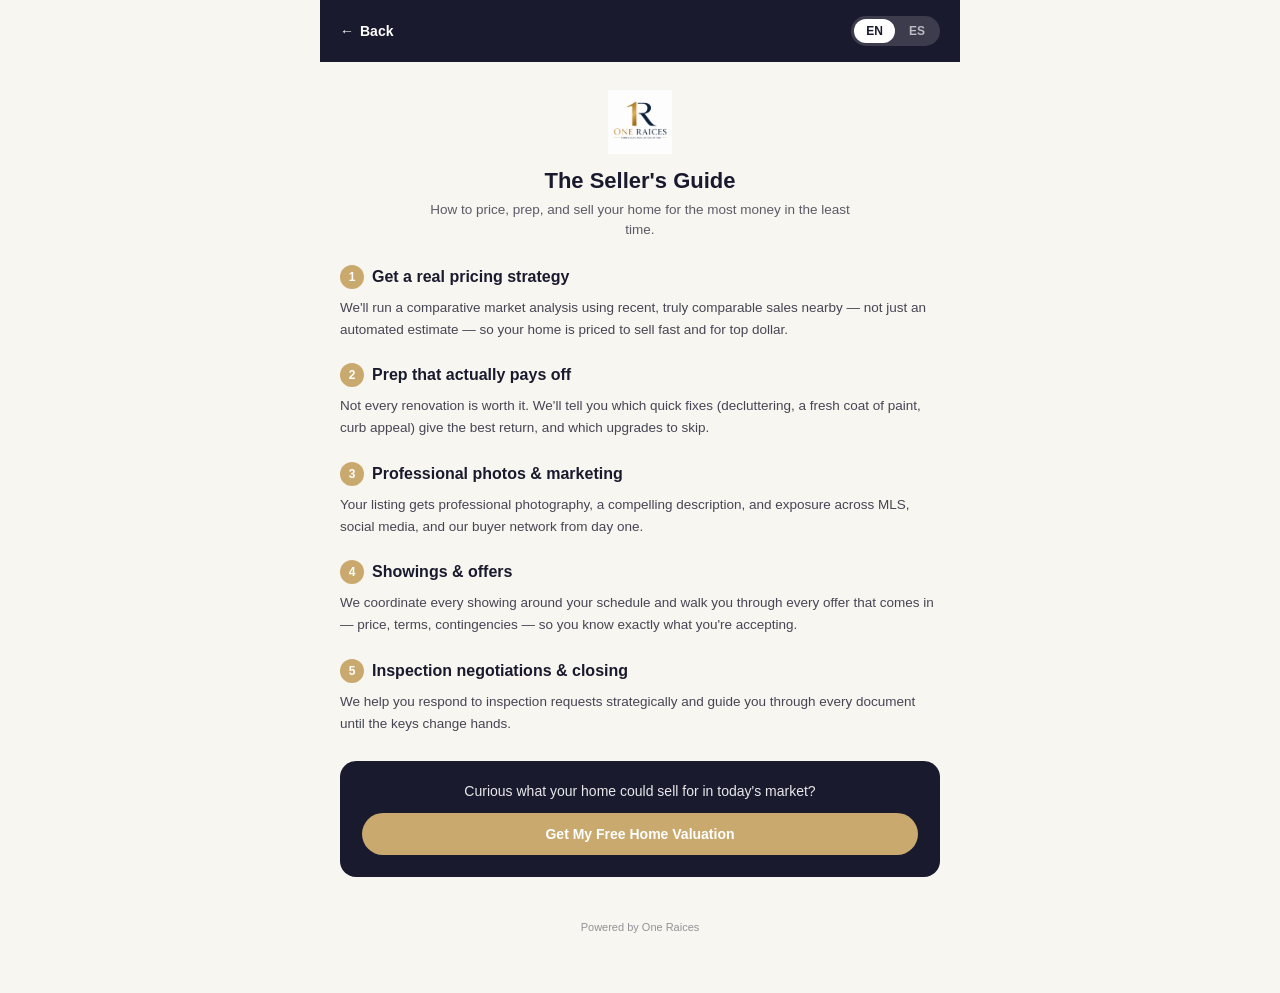
<file: seller-guide.html>
<!DOCTYPE html>
<html lang="en">
<head>
<meta charset="UTF-8">
<meta name="viewport" content="width=device-width, initial-scale=1.0">
<title>Seller Guide | One Raices</title>
<meta name="description" content="A step-by-step home selling guide from One Raices.">
<link rel="stylesheet" href="shared.css">
</head>
<body>

<div class="page-wrap">
  <div class="topbar">
    <a class="back-link" href="index.html">&larr; <span data-i18n="back">Back</span></a>
    <div class="lang-toggle" role="group" aria-label="Language selector">
      <button class="lang-opt" id="lang-en" onclick="setLang('en')">EN</button>
      <button class="lang-opt" id="lang-es" onclick="setLang('es')">ES</button>
    </div>
  </div>

  <div class="hero">
    <img class="logo-sm" src="logo.png" alt="One Raices logo">
    <h1 data-i18n="title">The Seller's Guide</h1>
    <p data-i18n="subtitle">How to price, prep, and sell your home for the most money in the least time.</p>
  </div>

  <div class="content">
    <!-- EDIT ME: rewrite any of these sections with your own process or local market tips -->
    <div class="guide-section">
      <h2><span class="num">1</span> <span data-i18n="s1_title">Get a real pricing strategy</span></h2>
      <p data-i18n="s1_body">We'll run a comparative market analysis using recent, truly comparable sales nearby — not just an automated estimate — so your home is priced to sell fast and for top dollar.</p>
    </div>
    <div class="guide-section">
      <h2><span class="num">2</span> <span data-i18n="s2_title">Prep that actually pays off</span></h2>
      <p data-i18n="s2_body">Not every renovation is worth it. We'll tell you which quick fixes (decluttering, a fresh coat of paint, curb appeal) give the best return, and which upgrades to skip.</p>
    </div>
    <div class="guide-section">
      <h2><span class="num">3</span> <span data-i18n="s3_title">Professional photos &amp; marketing</span></h2>
      <p data-i18n="s3_body">Your listing gets professional photography, a compelling description, and exposure across MLS, social media, and our buyer network from day one.</p>
    </div>
    <div class="guide-section">
      <h2><span class="num">4</span> <span data-i18n="s4_title">Showings &amp; offers</span></h2>
      <p data-i18n="s4_body">We coordinate every showing around your schedule and walk you through every offer that comes in — price, terms, contingencies — so you know exactly what you're accepting.</p>
    </div>
    <div class="guide-section">
      <h2><span class="num">5</span> <span data-i18n="s5_title">Inspection negotiations &amp; closing</span></h2>
      <p data-i18n="s5_body">We help you respond to inspection requests strategically and guide you through every document until the keys change hands.</p>
    </div>

    <div class="guide-cta">
      <p data-i18n="cta_text">Curious what your home could sell for in today's market?</p>
      <a class="btn-primary" href="contact.html" data-i18n="cta_btn">Get My Free Home Valuation</a>
    </div>
  </div>

  <div class="footer-note" data-i18n="footer">Powered by One Raices</div>
</div>

<script src="lang.js"></script>
<script>
const PAGE_I18N = {
  en: {
    back: "Back",
    title: "The Seller's Guide",
    subtitle: "How to price, prep, and sell your home for the most money in the least time.",
    s1_title: "Get a real pricing strategy",
    s1_body: "We'll run a comparative market analysis using recent, truly comparable sales nearby — not just an automated estimate — so your home is priced to sell fast and for top dollar.",
    s2_title: "Prep that actually pays off",
    s2_body: "Not every renovation is worth it. We'll tell you which quick fixes (decluttering, a fresh coat of paint, curb appeal) give the best return, and which upgrades to skip.",
    s3_title: "Professional photos & marketing",
    s3_body: "Your listing gets professional photography, a compelling description, and exposure across MLS, social media, and our buyer network from day one.",
    s4_title: "Showings & offers",
    s4_body: "We coordinate every showing around your schedule and walk you through every offer that comes in — price, terms, contingencies — so you know exactly what you're accepting.",
    s5_title: "Inspection negotiations & closing",
    s5_body: "We help you respond to inspection requests strategically and guide you through every document until the keys change hands.",
    cta_text: "Curious what your home could sell for in today's market?",
    cta_btn: "Get My Free Home Valuation",
    footer: "Powered by One Raices"
  },
  es: {
    back: "Atrás",
    title: "Guía para Vendedores",
    subtitle: "Cómo poner precio, preparar y vender tu casa por más dinero en menos tiempo.",
    s1_title: "Obtén una estrategia de precio real",
    s1_body: "Hacemos un análisis comparativo de mercado usando ventas recientes y realmente comparables en tu zona — no solo un estimado automático — para que tu casa tenga el precio correcto y se venda rápido y al mejor precio.",
    s2_title: "Preparación que realmente vale la pena",
    s2_body: "No toda renovación vale la pena. Te decimos qué arreglos rápidos (despejar espacios, una mano de pintura, mejorar la fachada) dan el mejor retorno, y cuáles mejoras puedes omitir.",
    s3_title: "Fotos profesionales y marketing",
    s3_body: "Tu propiedad recibe fotografía profesional, una descripción atractiva, y exposición en MLS, redes sociales y nuestra red de compradores desde el primer día.",
    s4_title: "Visitas y ofertas",
    s4_body: "Coordinamos cada visita según tu horario y te explicamos cada oferta que llega — precio, términos, contingencias — para que sepas exactamente qué estás aceptando.",
    s5_title: "Negociación de inspección y cierre",
    s5_body: "Te ayudamos a responder estratégicamente a las solicitudes de inspección y te guiamos en cada documento hasta la entrega de llaves.",
    cta_text: "¿Tienes curiosidad de cuánto podría venderse tu casa en el mercado actual?",
    cta_btn: "Obtener Mi Valuación Gratuita",
    footer: "Desarrollado por One Raices"
  }
};
initLang(PAGE_I18N);
</script>

</body>
</html>
</file>
<file: shared.css>
/* ============================================================
   One Raices — shared styles for all sub-pages
   (contact, listings, buyer-guide, seller-guide, renter-guide)
============================================================ */
:root {
  --banner: #1a1a2e;
  --btn: #C9A96E;
  --ring: #C9A96E;
  --bg: #f8f6f0;
  --text: #1a1a2e;
}
* { box-sizing: border-box; margin: 0; padding: 0; }
body {
  font-family: 'Helvetica Neue', Arial, sans-serif;
  background: var(--bg);
  color: var(--text);
  min-height: 100vh;
}
.page-wrap { max-width: 640px; margin: 0 auto; min-height: 100vh; padding-bottom: 60px; }

/* Top bar with back link + language toggle */
.topbar {
  display: flex; align-items: center; justify-content: space-between;
  background: var(--banner); padding: 16px 20px; position: sticky; top: 0; z-index: 20;
}
.back-link {
  color: #fff; text-decoration: none; font-size: 14px; font-weight: 600;
  display: flex; align-items: center; gap: 6px;
}
.lang-toggle {
  display: flex; background: rgba(255,255,255,.15); border-radius: 999px; padding: 3px; gap: 2px;
}
.lang-opt { padding: 5px 12px; border-radius: 999px; font-size: 12px; font-weight: 600; cursor: pointer; border: none; background: transparent; color: #fff; opacity: .65; }
.lang-opt.active { background: #fff; color: var(--banner); opacity: 1; }

.hero { padding: 28px 20px 16px; text-align: center; }
.hero img.logo-sm { width: 64px; height: 64px; object-fit: contain; margin-bottom: 10px; }
.hero h1 { font-size: 22px; font-weight: 700; margin-bottom: 6px; }
.hero p { font-size: 13.5px; opacity: .7; max-width: 440px; margin: 0 auto; line-height: 1.5; }

.content { padding: 8px 20px 20px; }

/* Buttons */
.btn-primary {
  display: inline-flex; align-items: center; justify-content: center; gap: 8px;
  background: var(--btn); color: #fff; font-weight: 600; font-size: 14px;
  padding: 13px 22px; border-radius: 999px; border: none; cursor: pointer; text-decoration: none;
  transition: transform .12s, opacity .12s; width: 100%;
}
.btn-primary:hover { transform: translateY(-1px); opacity: .92; }
.btn-whatsapp { background: #25D366; }

/* Form */
.form-card { background: #fff; border-radius: 16px; padding: 22px; box-shadow: 0 2px 14px rgba(0,0,0,.06); margin-top: 6px; }
.form-group { margin-bottom: 14px; }
.form-group label { display: block; font-size: 12.5px; font-weight: 600; margin-bottom: 5px; opacity: .8; }
.form-group input, .form-group select, .form-group textarea {
  width: 100%; padding: 11px 13px; border-radius: 10px; border: 1.5px solid #e3e0d8;
  font-size: 14px; font-family: inherit; color: var(--text); background: #fafaf8;
}
.form-group textarea { resize: vertical; min-height: 90px; }
.form-group input:focus, .form-group select:focus, .form-group textarea:focus {
  outline: none; border-color: var(--btn);
}
.form-success {
  display: none; background: #E1F5EE; color: #0F6E56; padding: 14px 16px; border-radius: 12px;
  font-size: 13.5px; margin-top: 14px; text-align: center;
}

/* Listing cards */
.listing-grid { display: flex; flex-direction: column; gap: 16px; }
.listing-card { background: #fff; border-radius: 16px; overflow: hidden; box-shadow: 0 2px 14px rgba(0,0,0,.06); }
.listing-img { height: 170px; background: linear-gradient(135deg, var(--banner), #2d2d50); display: flex; align-items: center; justify-content: center; position: relative; }
.listing-img svg { width: 48px; height: 48px; fill: rgba(255,255,255,.35); }
.listing-badge { position: absolute; top: 10px; left: 10px; background: var(--btn); color: #fff; font-size: 11px; font-weight: 700; padding: 4px 10px; border-radius: 999px; }
.listing-body { padding: 14px 16px; }
.listing-price { font-size: 19px; font-weight: 700; color: var(--banner); }
.listing-addr { font-size: 13px; opacity: .7; margin-top: 2px; }
.listing-meta { display: flex; gap: 14px; margin-top: 10px; font-size: 12.5px; opacity: .75; }
.listing-meta span { display: flex; align-items: center; gap: 4px; }
.listing-cta { margin-top: 12px; display: flex; gap: 8px; }
.listing-cta a { flex: 1; text-align: center; font-size: 13px; padding: 9px; border-radius: 999px; text-decoration: none; font-weight: 600; }
.listing-cta .ask { background: var(--bg); color: var(--text); border: 1.5px solid #e3e0d8; }
.listing-cta .wa { background: #25D366; color: #fff; }
.listing-note { text-align: center; font-size: 12px; opacity: .55; margin-top: 18px; padding: 0 10px; line-height: 1.5; }

/* Guide pages */
.guide-section { margin-bottom: 22px; }
.guide-section h2 { font-size: 16px; font-weight: 700; margin-bottom: 8px; display: flex; align-items: center; gap: 8px; }
.guide-section h2 .num { width: 24px; height: 24px; border-radius: 50%; background: var(--btn); color: #fff; font-size: 12px; display: flex; align-items: center; justify-content: center; flex-shrink: 0; }
.guide-section p { font-size: 13.5px; line-height: 1.65; opacity: .8; }
.guide-cta { margin-top: 26px; background: var(--banner); border-radius: 16px; padding: 22px; text-align: center; }
.guide-cta p { color: #fff; font-size: 14px; margin-bottom: 14px; opacity: .9; }

.footer-note { text-align: center; font-size: 11px; opacity: .45; padding: 24px 20px 0; }
</file>
